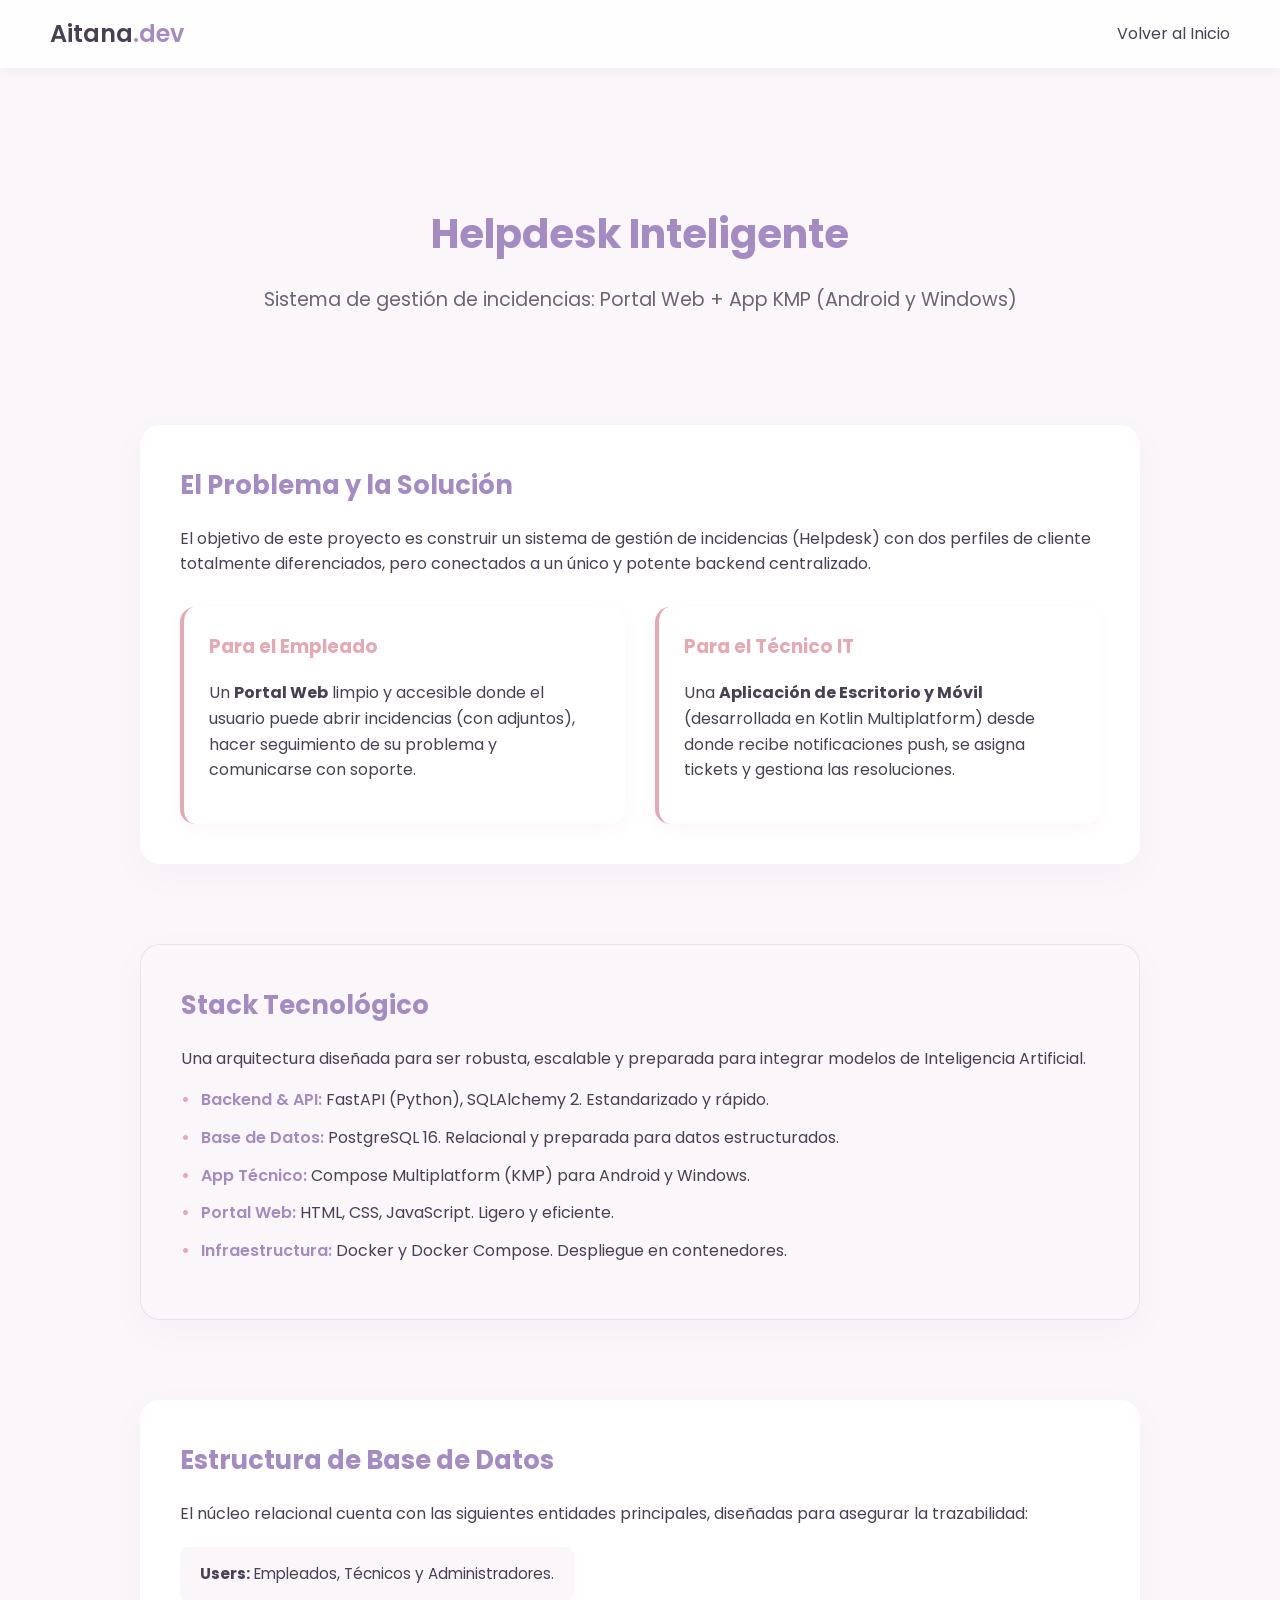
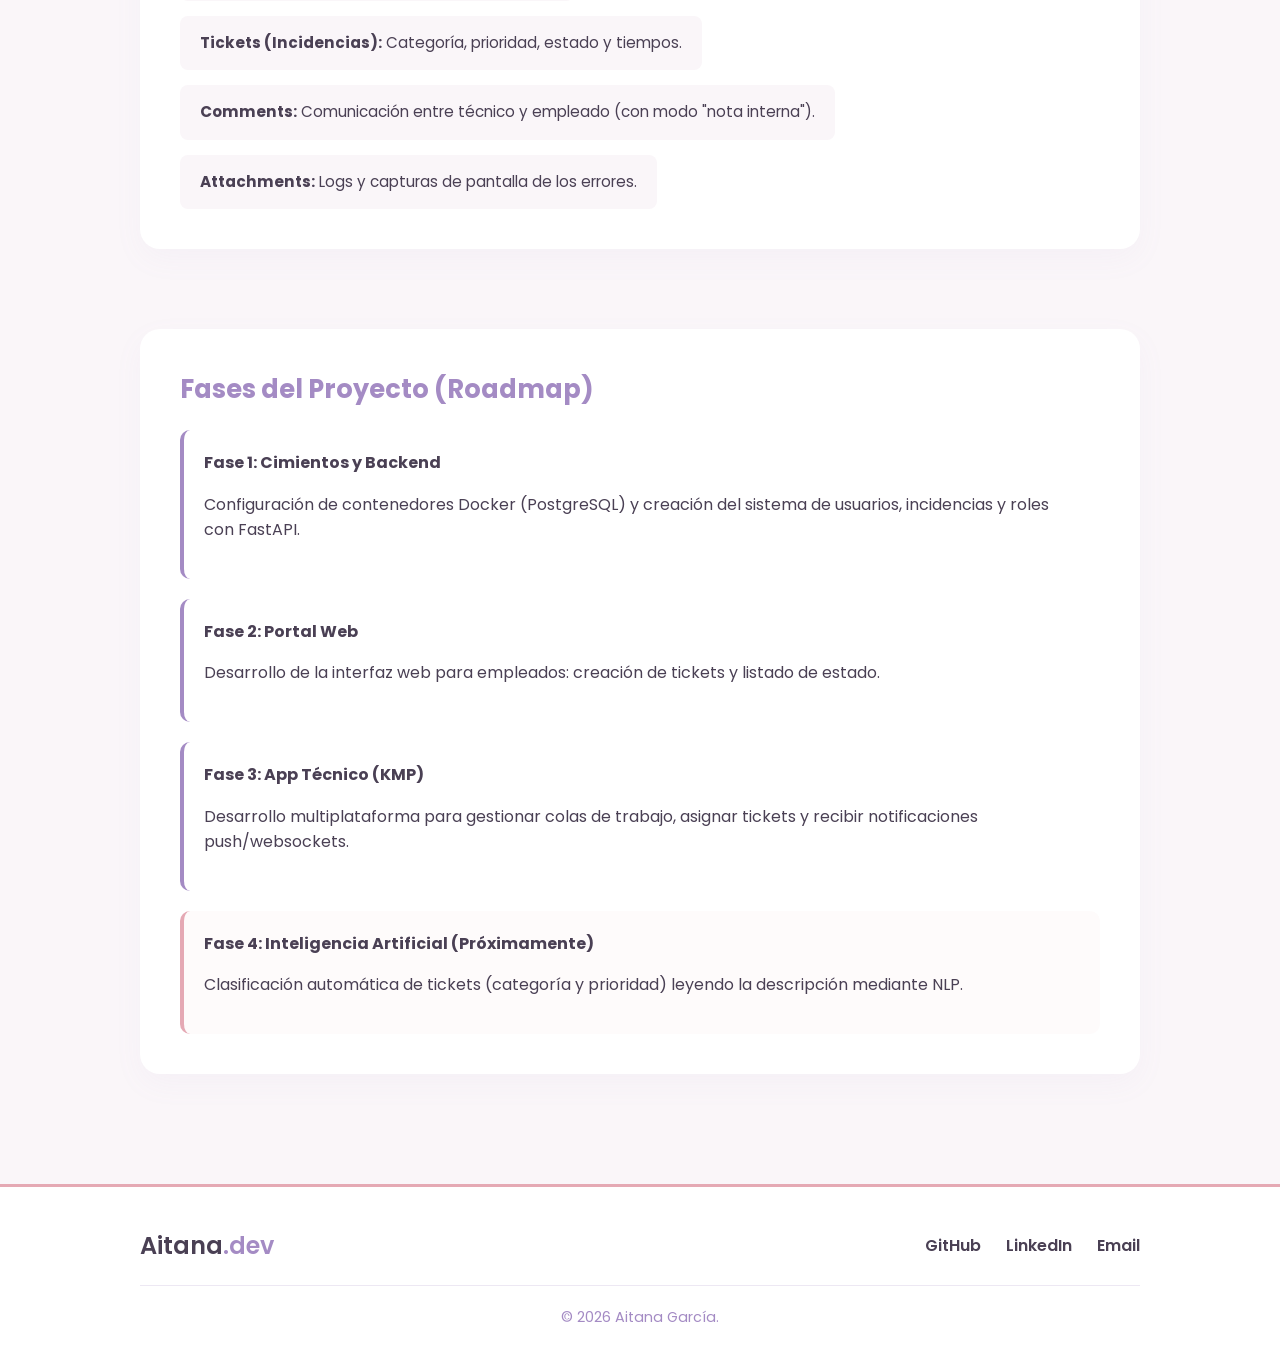
<file: Primer Curso/proyecto_aitana/proyecto.html>
<!DOCTYPE html>
<html lang="es">
<head>
    <meta charset="UTF-8">
    <meta name="viewport" content="width=device-width, initial-scale=1.0">
    <title>Helpdesk Inteligente | Aitana García</title>
    <link rel="stylesheet" href="css/style.css">
    <link href="https://fonts.googleapis.com/css2?family=Poppins:wght@300;400;600&display=swap" rel="stylesheet">
</head>
<body>

    <!-- CABECERA -->
    <header>
        <div class="logo">
            <a href="index.html">Aitana<span>.dev</span></a>
        </div>
        <nav>
            <ul>
                <li><a href="index.html">Volver al Inicio</a></li>
            </ul>
        </nav>
    </header>

    <!-- CONTENIDO PRINCIPAL -->
    <main>
        
        <!-- CABECERA DEL PROYECTO -->
        <section class="proyecto-hero">
            <h1>Helpdesk Inteligente</h1>
            <p class="subtitulo">Sistema de gestión de incidencias: Portal Web + App KMP (Android y Windows)</p>
        </section>

        <!-- VISIÓN Y OBJETIVO -->
        <section class="proyecto-bloque">
            <h2 class="titulo-seccion">El Problema y la Solución</h2>
            <p>El objetivo de este proyecto es construir un sistema de gestión de incidencias (Helpdesk) con dos perfiles de cliente totalmente diferenciados, pero conectados a un único y potente backend centralizado.</p>
            
            <div class="tarjetas-container">
                <div class="tarjeta-rol">
                    <h3>Para el Empleado</h3>
                    <p>Un <strong>Portal Web</strong> limpio y accesible donde el usuario puede abrir incidencias (con adjuntos), hacer seguimiento de su problema y comunicarse con soporte.</p>
                </div>
                <div class="tarjeta-rol">
                    <h3>Para el Técnico IT</h3>
                    <p>Una <strong>Aplicación de Escritorio y Móvil</strong> (desarrollada en Kotlin Multiplatform) desde donde recibe notificaciones push, se asigna tickets y gestiona las resoluciones.</p>
                </div>
            </div>
        </section>

        <!-- STACK TECNOLÓGICO -->
        <section class="proyecto-bloque bg-suave">
            <h2 class="titulo-seccion">Stack Tecnológico</h2>
            <p>Una arquitectura diseñada para ser robusta, escalable y preparada para integrar modelos de Inteligencia Artificial.</p>
            
            <ul class="lista-stack">
                <li><span>Backend & API:</span> FastAPI (Python), SQLAlchemy 2. Estandarizado y rápido.</li>
                <li><span>Base de Datos:</span> PostgreSQL 16. Relacional y preparada para datos estructurados.</li>
                <li><span>App Técnico:</span> Compose Multiplatform (KMP) para Android y Windows.</li>
                <li><span>Portal Web:</span> HTML, CSS, JavaScript. Ligero y eficiente.</li>
                <li><span>Infraestructura:</span> Docker y Docker Compose. Despliegue en contenedores.</li>
            </ul>
        </section>

        <!-- EL MODELO DE DATOS -->
        <section class="proyecto-bloque">
            <h2 class="titulo-seccion">Estructura de Base de Datos</h2>
            <p>El núcleo relacional cuenta con las siguientes entidades principales, diseñadas para asegurar la trazabilidad:</p>
            
            <div class="bd-grid">
                <div class="bd-item"><strong>Users:</strong> Empleados, Técnicos y Administradores.</div>
                <div class="bd-item"><strong>Tickets (Incidencias):</strong> Categoría, prioridad, estado y tiempos.</div>
                <div class="bd-item"><strong>Comments:</strong> Comunicación entre técnico y empleado (con modo "nota interna").</div>
                <div class="bd-item"><strong>Attachments:</strong> Logs y capturas de pantalla de los errores.</div>
            </div>
        </section>

        <!-- FASES DE DESARROLLO -->
        <section class="proyecto-bloque">
            <h2 class="titulo-seccion">Fases del Proyecto (Roadmap)</h2>
            <div class="fases-roadmap">
                <div class="fase">
                    <h4>Fase 1: Cimientos y Backend</h4>
                    <p>Configuración de contenedores Docker (PostgreSQL) y creación del sistema de usuarios, incidencias y roles con FastAPI.</p>
                </div>
                <div class="fase">
                    <h4>Fase 2: Portal Web</h4>
                    <p>Desarrollo de la interfaz web para empleados: creación de tickets y listado de estado.</p>
                </div>
                <div class="fase">
                    <h4>Fase 3: App Técnico (KMP)</h4>
                    <p>Desarrollo multiplataforma para gestionar colas de trabajo, asignar tickets y recibir notificaciones push/websockets.</p>
                </div>
                <div class="fase destacado">
                    <h4>Fase 4: Inteligencia Artificial (Próximamente)</h4>
                    <p>Clasificación automática de tickets (categoría y prioridad) leyendo la descripción mediante NLP.</p>
                </div>
            </div>
        </section>

    </main>

    <!-- FOOTER / CONTACTO -->
    <footer id="contacto">
        <div class="footer-contenido">
            <div class="footer-logo">
                Aitana<span>.dev</span>
            </div>
            
            <!-- enlaces profesionales -->
            <div class="footer-links">
                <a href="https://github.com/aitanagp" target="_blank">GitHub</a>
                <a href="https://www.linkedin.com/in/aitana-garcía-pérez-647a27214/" target="_blank">LinkedIn</a>
                <a href="mailto:gpaitana.dev@gmail.com">Email</a>
            </div>
        </div>
        
        <div class="footer-copyright">
            <p>&copy; 2026 Aitana García.</p>
        </div>
    </footer>

</body>
</html>
</file>
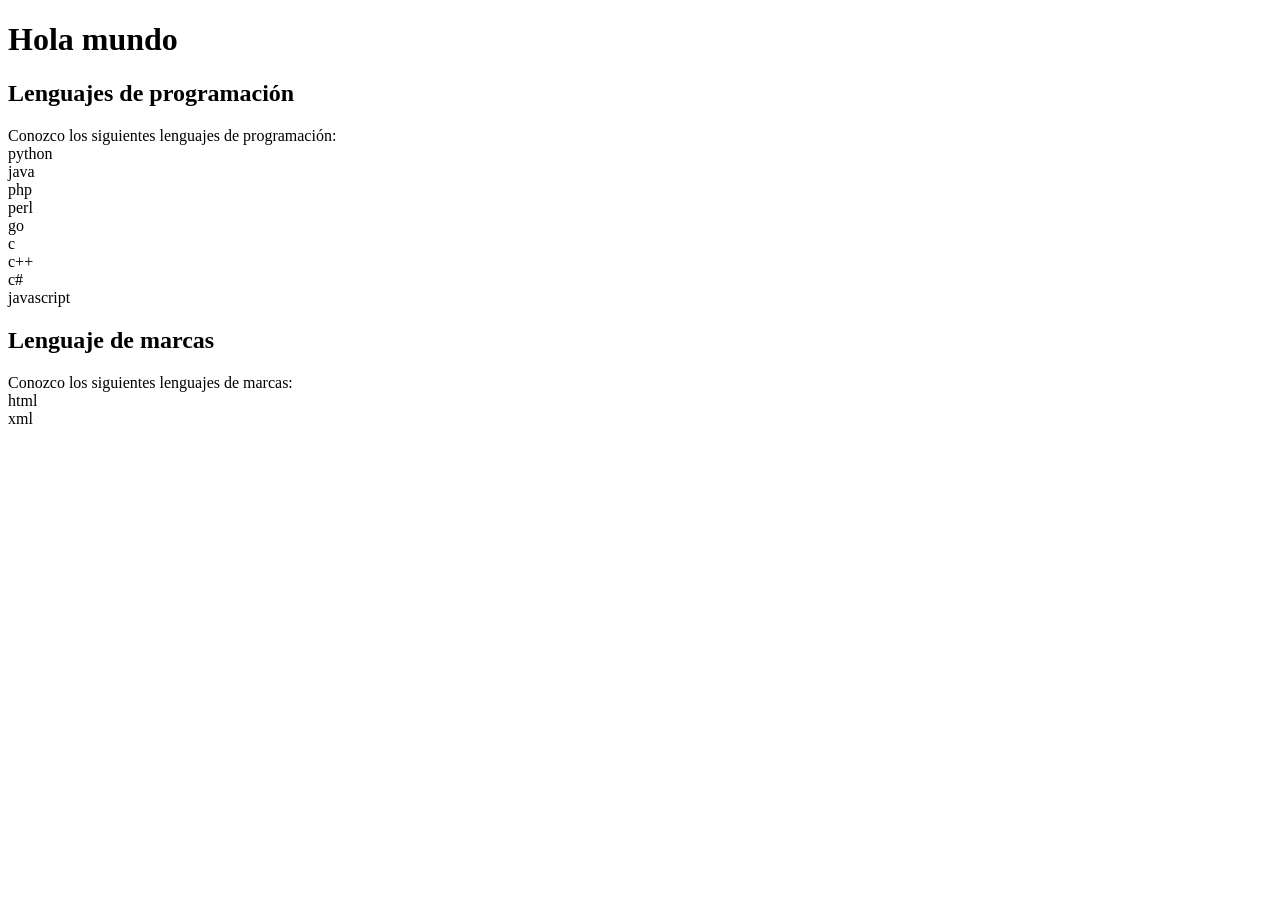
<file: Primer Curso/Lenguaje de Marcas/Unidad 1/ejercicios1/lenguajes.html>
<!DOCTYPE html>
<html lang="es">
<head>
    <meta charset="UTF-8">
    <meta name="viewport" content="width=device-width, initial-scale=1.0">
    <title>Lenguajes</title>
</head>
<body>
    <h1>Hola mundo</h1>
    <h2>Lenguajes de programación</h2>
    <p>Conozco los siguientes lenguajes de programación: <br/>
    python <br/> 
    java <br/>
    php <br/>
    perl <br/>
    go <br/>
    c <br/>
    c++ <br/>
    c# <br/>
    javascript <br/>
    </p>
    <h2>Lenguaje de marcas</h2>
    <p>Conozco los siguientes lenguajes de marcas: <br/> 
    html <br/>
    xml <br/>
    </p>
</body>
</html>
</file>
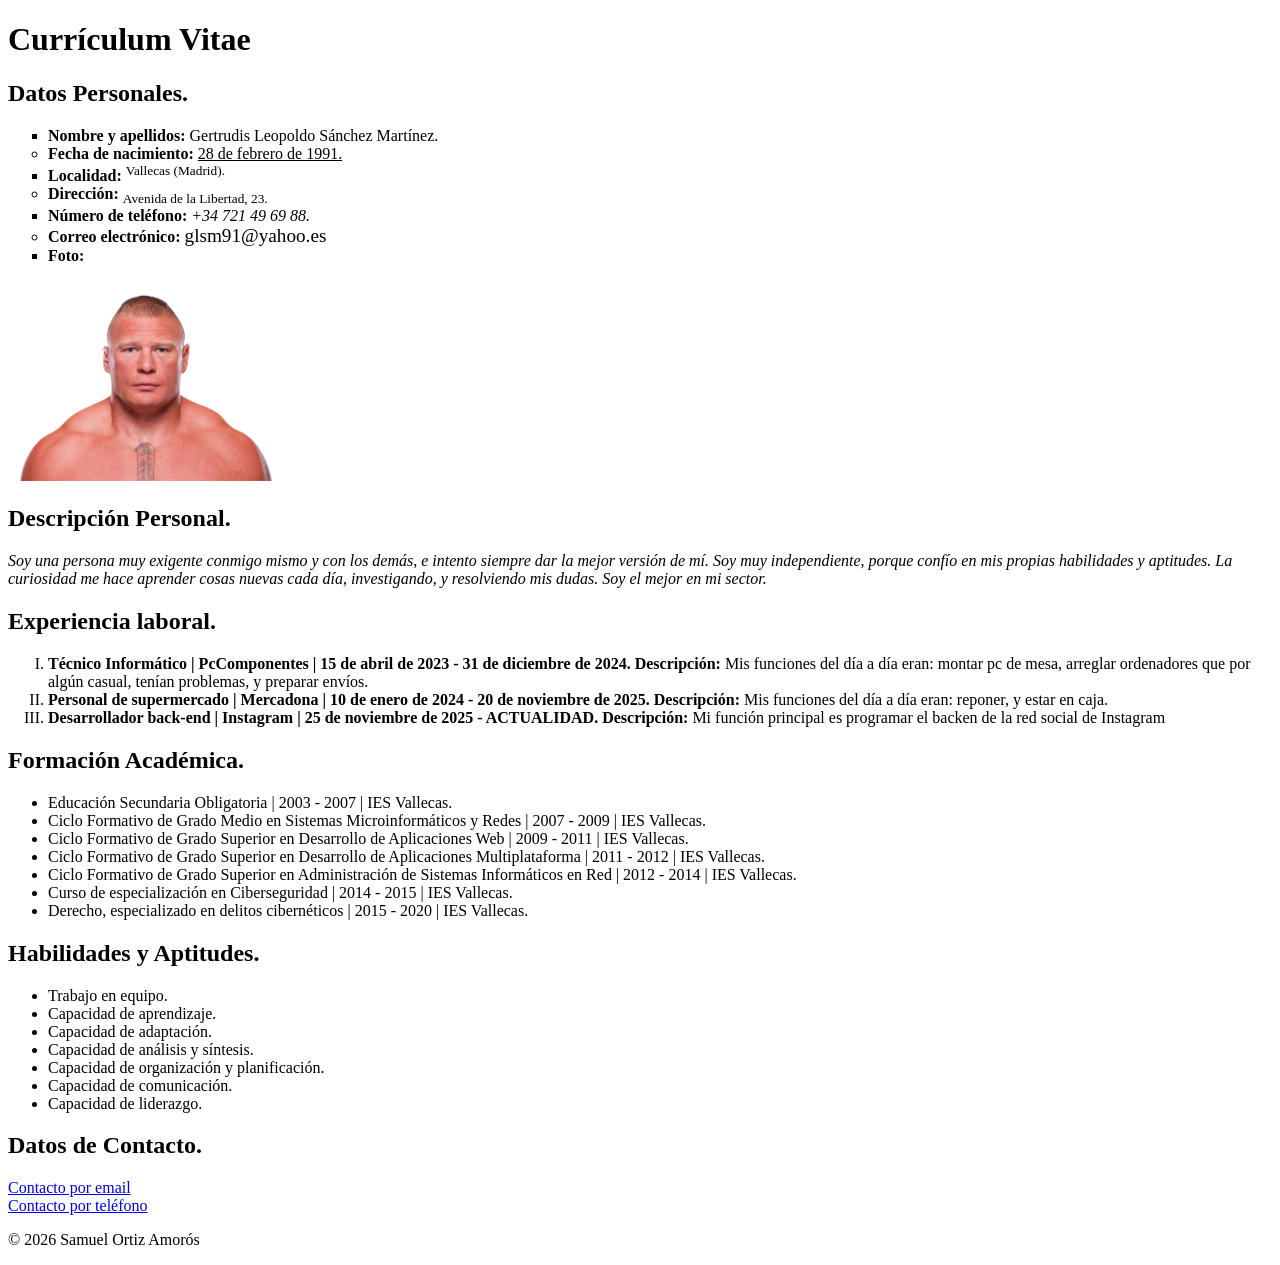
<file: Primer Curso/Lenguaje de Marcas/Unidad 1/practica1_samuelortizamoros/UD1_2_samuelortizamoros.html>
<!DOCTYPE html>
<html lang="es">
<head>
    <meta charset="UTF-8">
    <meta name="viewport" content="width=device-width, initial-scale=1.0">
    <title>Mi Currículum Vitae :)</title>
</head>
<body>
    <h1>Currículum Vitae</h1>
    <h2>Datos Personales.</h2>
    <ul>
        <li type="square"><strong>Nombre y apellidos: </strong>Gertrudis Leopoldo Sánchez Martínez.</li>
        <li type="circle"><strong>Fecha de nacimiento: </strong><u>28 de febrero de 1991.</u></li>
        <li type="square"><strong>Localidad: </strong><sup>Vallecas (Madrid).</sup></li>
        <li type="circle"><strong>Dirección: </strong><sub>Avenida de la Libertad, 23.</sub></li>
        <li type="square"><strong>Número de teléfono: </strong><i>+34 721 49 69 88.</i></li>
        <li type="circle"><strong>Correo electrónico: </strong><big>glsm91@yahoo.es</big></li>
        <li type="square"><strong>Foto:</strong></li>
    </ul>
    <img src="imagenes/brock_lesnar.png" width"200" height="200"/>
    <h2>Descripción Personal.</h2>
    <p>
        <i>
        Soy una persona muy exigente conmigo mismo y con los demás, e intento siempre dar la
        mejor versión de mí. Soy muy independiente, porque confío en mis propias habilidades
        y aptitudes. La curiosidad me hace aprender cosas nuevas cada día, investigando, y
        resolviendo mis dudas. Soy el mejor en mi sector.
        </i>
    </p>
    <h2>Experiencia laboral.</h2>
    <ol type="I">
        <li><strong>Técnico Informático | PcComponentes | 15 de abril de 2023 - 31 de diciembre de 2024. 
        Descripción: </strong>Mis funciones del día a día eran: montar pc de mesa, arreglar ordenadores
        que por algún casual, tenían problemas, y preparar envíos.</li>
        <li><strong>Personal de supermercado | Mercadona | 10 de enero de 2024 - 20 de noviembre de 2025.
        Descripción: </strong>Mis funciones del día a día eran: reponer, y estar en caja.</li>
        <li><strong>Desarrollador back-end | Instagram | 25 de noviembre de 2025 - ACTUALIDAD.
        Descripción: </strong>Mi función principal es programar el backen de la red social de Instagram</li>
    </ol>
    <h2>Formación Académica.</h2>
    <ul>
        <li>Educación Secundaria Obligatoria | 2003 - 2007 | IES Vallecas.</li>
        <li>Ciclo Formativo de Grado Medio en Sistemas Microinformáticos y Redes | 2007 - 2009 | IES Vallecas.</li>
        <li>Ciclo Formativo de Grado Superior en Desarrollo de Aplicaciones Web | 2009 - 2011 | IES Vallecas.</li>
        <li>Ciclo Formativo de Grado Superior en Desarrollo de Aplicaciones Multiplataforma | 2011 - 2012 | IES Vallecas.</li>
        <li>Ciclo Formativo de Grado Superior en Administración de Sistemas Informáticos en Red | 2012 - 2014 | IES Vallecas.</li>
        <li>Curso de especialización en Ciberseguridad | 2014 - 2015 | IES Vallecas.</li>
        <li>Derecho, especializado en delitos cibernéticos | 2015 - 2020 | IES Vallecas.</li>
    </ul>
    <h2>Habilidades y Aptitudes.</h2>
    <ul>
        <li>Trabajo en equipo.</li>
        <li>Capacidad de aprendizaje.</li>
        <li>Capacidad de adaptación.</li>
        <li>Capacidad de análisis y síntesis.</li>
        <li>Capacidad de organización y planificación.</li>
        <li>Capacidad de comunicación.</li>
        <li>Capacidad de liderazgo.</li>
    </ul>
    <h2>Datos de Contacto.</h2>
    <a href="glsm91@yahoo.es">Contacto por email</a>
    <br/>
    <a href=" +34 721 49 69 88">Contacto por teléfono</a>
    <p>© 2026 Samuel Ortiz Amorós</p>
</body>
</html>
</file>
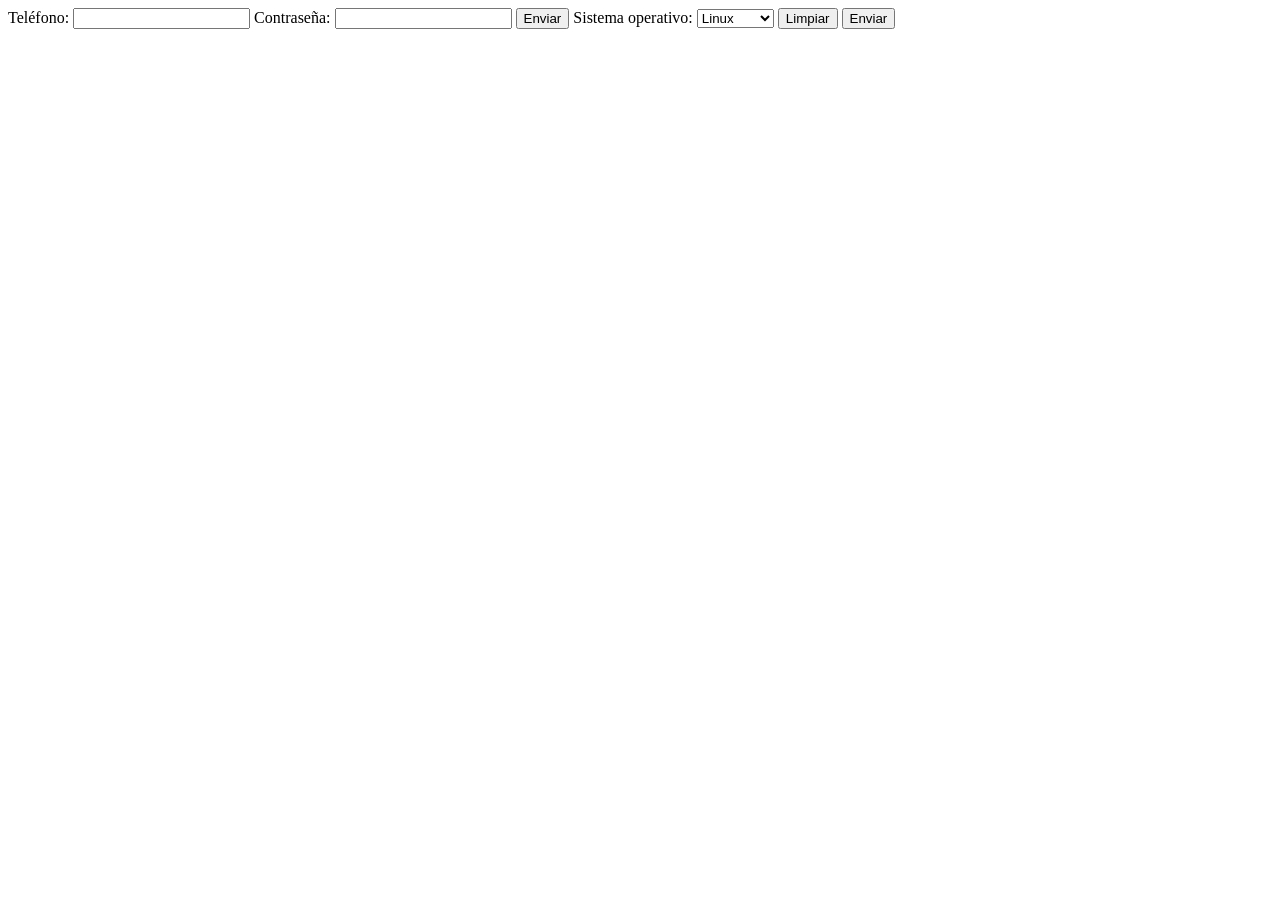
<file: Primer Curso/Lenguaje de Marcas/Unidad 2/ejercicios/formPost.html>
<!DOCTYPE html>
<html lang="en">
<head>
    <meta charset="UTF-8">
    <meta name="viewport" content="width=device-width, initial-scale=1.0">
    <title>Formulario POST</title>
</head>
<body>
    <form action="/" method="post">
        <label for="telefono">Teléfono: </label>
        <input type="texto" id="tel" name="tel" required>
        <label for="contraseña">Contraseña: </label>
        <input type="password" id="contraseña" name="contraseña" required>
        <input type="submit" value="Enviar">
        <label for="sistema">Sistema operativo:</label>
        <select id="sistema" name="sistema">
            <option value="win">Windows</option>
            <option value="linux" selected>Linux</option>
            <option value="mac">macOS</option>
            <option value="android" disabled>Android</option>
        </select>
        <input type="reset" value="Limpiar">
        <input type="submit" value="Enviar">
    </form>
</body>
</html>
</file>
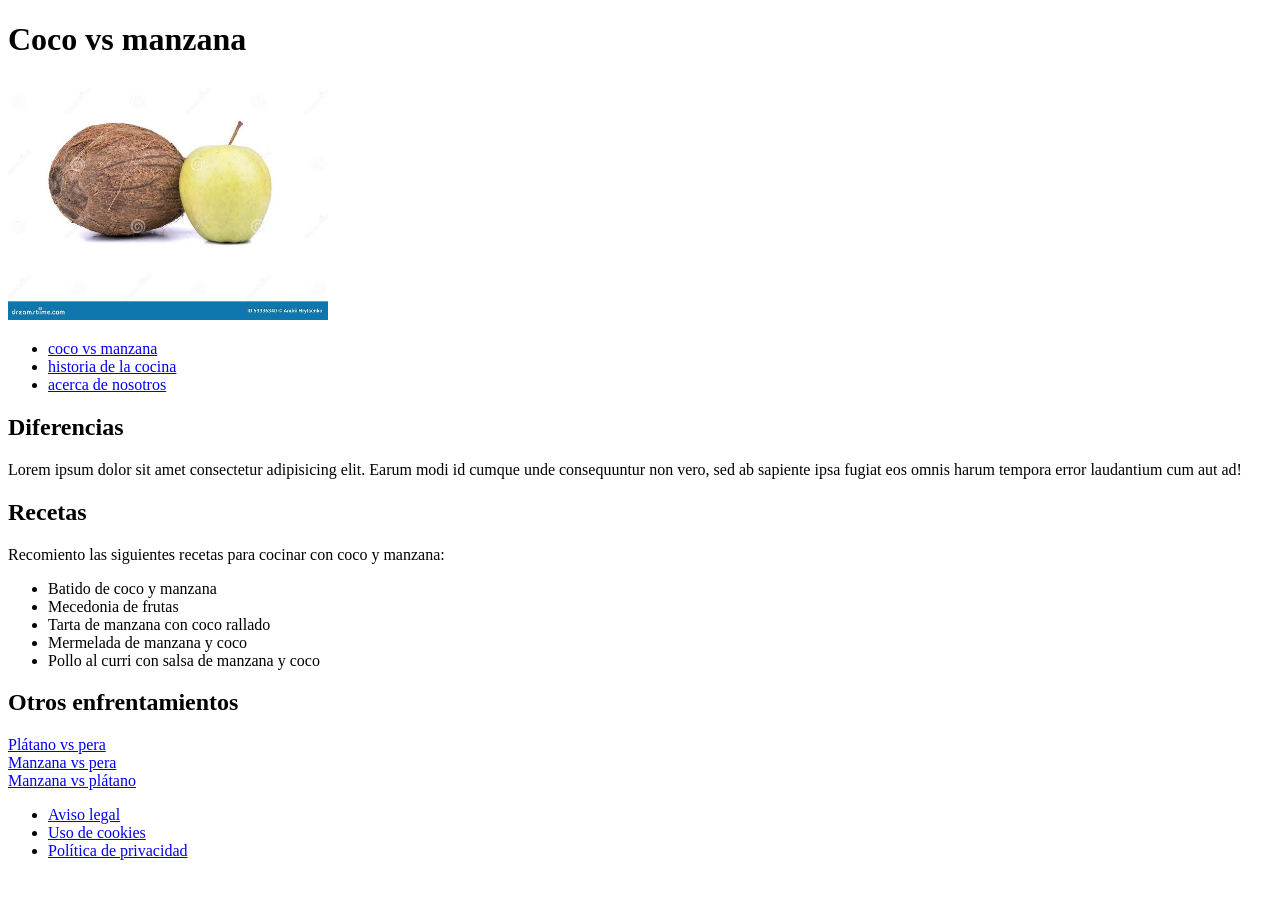
<file: Primer Curso/Lenguaje de Marcas/Unidad 2/ejercicios_repaso/ejercicio4.html>
<!DOCTYPE html>
<html lang="es">
<head>
    <meta charset="UTF-8">
    <meta name="viewport" content="width=device-width, initial-scale=1.0">
    <title>Coco vs manzana</title>
</head>
<body>
    <h1>Coco vs manzana</h1>
    <img src="cocovsmanzana.jpeg" width="320" height="240"/>
    <ul>
        <li><a href="/">coco vs manzana</a></li>
        <li><a href="/">historia de la cocina</a></li>
        <li><a href="/">acerca de nosotros</a></li>
    </ul>
    <h2>Diferencias</h2>
    <p>Lorem ipsum dolor sit amet consectetur adipisicing elit. Earum modi id cumque unde consequuntur non vero, sed ab sapiente ipsa fugiat eos omnis harum tempora error laudantium cum aut ad!</p>
    <h2>Recetas</h2>
    <p>Recomiento las siguientes recetas para cocinar con coco y manzana:</p>
    <ul>
        <li>Batido de coco y manzana</li>
        <li>Mecedonia de frutas</li>
        <li>Tarta de manzana con coco rallado</li>
        <li>Mermelada de manzana y coco</li>
        <li>Pollo al curri con salsa de manzana y coco</li>
    </ul>
    <h2>Otros enfrentamientos</h2>
    <a href="/">Plátano vs pera</a>
    <br/>
    <a href="/">Manzana vs pera</a>
    <br/>
    <a href="/">Manzana vs plátano</a>
    <br/>
    <ul>
        <li><a href="/">Aviso legal</a></li>
        <li><a href="/">Uso de cookies</a></li>
        <li><a href="/">Política de privacidad</a></li>
    </ul>
</body>
</html>
</file>
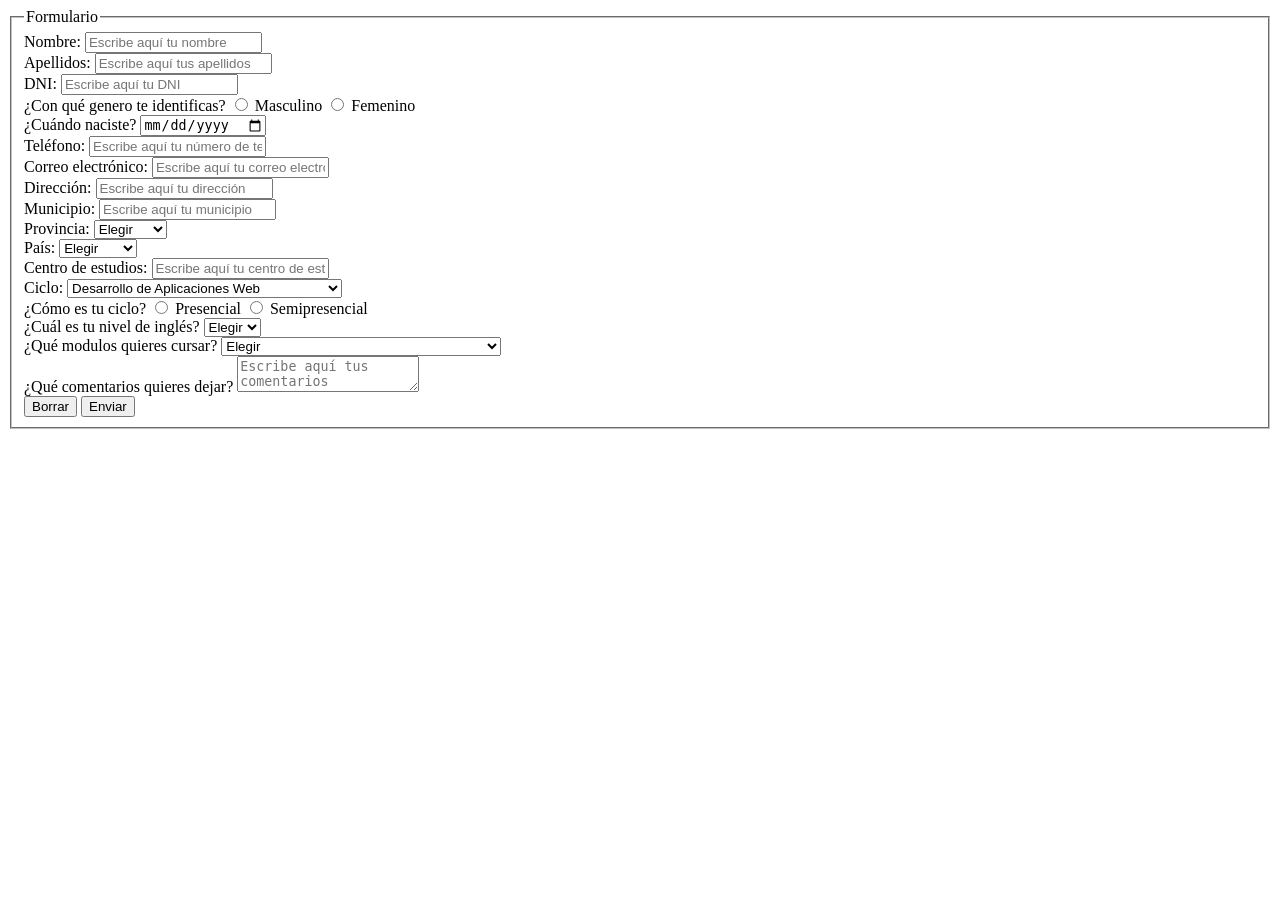
<file: Primer Curso/Lenguaje de Marcas/Unidad 2/ejercicios_repaso/formulario.html>
<!DOCTYPE html>
<html lang="en">
<head>
    <meta charset="UTF-8">
    <meta name="viewport" content="width=device-width, initial-scale=1.0">
    <title>Formulario</title>
</head>
<body>
    <form action="/" method="post">
        <fieldset>
            <legend>Formulario</legend>
            <label for="nombre_usuario">Nombre:</label>
            <input type="text" id="nombre_usuario" name="nombre_usuario" placeholder="Escribe aquí tu nombre" maxlength="30" required>
            <br/>
            <label for="apellidos_usuario">Apellidos:</label>
            <input type="text" id="apellidos_usuario" name="apellidos_usuario" placeholder="Escribe aquí tus apellidos" maxlength="30" required>
            <br/>
            <label for="dni_usuario">DNI:</label>
            <input type="text" id="dni_usuario" name="dni_usuario" placeholder="Escribe aquí tu DNI" maglenth="30" required>
            <br/>
            <label for="genero_usuario">¿Con qué genero te identificas?</label>
            <input type="radio" id="genero_usuario" name="genero_usuario" value="Masculino" required>
            <label for="genero_usuario">Masculino</label>
            <input type="radio" id="genero_usuario" name="genero_usuario" value="Femenino" required>
            <label for="genero_usuario">Femenino</label>
            <br/>
            <label for="fecha_nacimiento">¿Cuándo naciste?</label>
            <input type="date" id="fecha_nacimiento" name="fecha_nacimiento" required>
            <br/>
            <label for="numero_Telefono">Teléfono:</label>
            <input type="tel" id="numero_Telefono" name="numero_Telefono" placeholder="Escribe aquí tu número de teléfono" maxlength="30" required>
            <br/>
            <label for="correo_electronico">Correo electrónico:</label>
            <input type="email" id="correo_electronico" name="correo_electronico" placeholder="Escribe aquí tu correo electrónico" maxlength="30" required>
            <br/>
            <label for="direccion_usuario">Dirección:</label>
            <input type="text" id="direccion_usuario" name="direccion_usuario" placeholder="Escribe aquí tu dirección" maxlength="30" required>
            <br/>
            <label for="municipio_usuario">Municipio:</label>
            <input type="text" id="municipio_usuario" name="municipio_usuario" placeholder="Escribe aquí tu municipio" maxlength="30" required>
            <br/>
            <label for="provincia_usuario">Provincia:</label>
            <select id="provincia_usuario" name="provincia_usuario" required>
                <option value="elegir" selected>Elegir</option>
                <option value="Alicante">Alicante</option>
                <option value="Almería">Almería</option>
                <option value="Madrid">Madrid</option>
                <option value="Murcia">Murcia</option>
                <option value="Valencia">Valencia</option>
            </select>
            <br/>
            <label for="pais_usuario">País:</label>
            <select id="pais_usuario" name="pais_usuario" required>
                <option value="elegir" selected>Elegir</option>
                <option value="España">España</option>
                <option value="Francia">Francia</option>
                <option value="Alemania">Alemania</option>
                <option value="Italia">Italia</option>
                <option value="Portugal">Portugal</option>
            </select>
            <br/>
            <label for="centro_estudios">Centro de estudios:</label>
            <input type="text" id="centro_estudios" name="centro_estudios" placeholder="Escribe aquí tu centro de estudios" maxlength="30" required>
            <br/>
            <label for="ciclo">Ciclo:</label>
            <select id="ciclo" name="ciclo" required>
                <option value="smr">Sistemas Microinformáticos y Redes</option>
                <option value="asir">Administración de Sistemas en Red</option>
                <option value="daw" selected>Desarrollo de Aplicaciones Web</option>
                <option value="dam">Desarrollo de Aplicaciones Multiplataforma</option>
            </select>
            <br/>
            <label for="presencial_o_no">¿Cómo es tu ciclo?</label>
            <input type="radio" id="presencial_o_no" name="presencial_o_no" value="Presencial" required>
            <label for="presencial_o_no">Presencial</label>
            <input type="radio" id="presencial_o_no" name="presencial_o_no" value="No presencial" required> 
            <label for="presencial_o_no">Semipresencial</label>
            <br/>
            <label for="nivel_ingles">¿Cuál es tu nivel de inglés?</label>
            <select id="nivel_ingles" name="nivel_ingles" required>
                <option value="elegir" selected>Elegir</option>
                <option value="A1">A1</option>
                <option value="A2">A2</option>
                <option value="B1">B1</option>
                <option value="B2">B2</option>
                <option value="C1">C1</option>
                <option value="C2">C2</option>
            </select>
            <br/>
            <label for="modulos">¿Qué modulos quieres cursar?</label>
            <select id="modulos" name="modulos" required>
                <option value="elegir" selected>Elegir</option>
                <option value="ingles">Inglés Profesional</option>
                <option value="ipe1">Itinerario Personal Para La Empleabilidad 1</option>
                <option value="programacion">Programación</option>
                <option value="edd">Entornos De Desarrollo</option>
                <option value="si">Sistemas Informáticos</option>
                <option value="lm">Lenguaje de Marcas</option>
                <option value="bbdd">Bases de Datos</option>
            </select>
            <br/>
            <label for="comentarios">¿Qué comentarios quieres dejar?</label>
            <textarea id="comentarios" name="comentarios" placeholder="Escribe aquí tus comentarios" maxlength="30" required></textarea>
            <br/>
            <input type="reset" value="Borrar">
            <input type="submit" value="Enviar">
        </fieldset>
    </form>
</body>
</html>
</file>
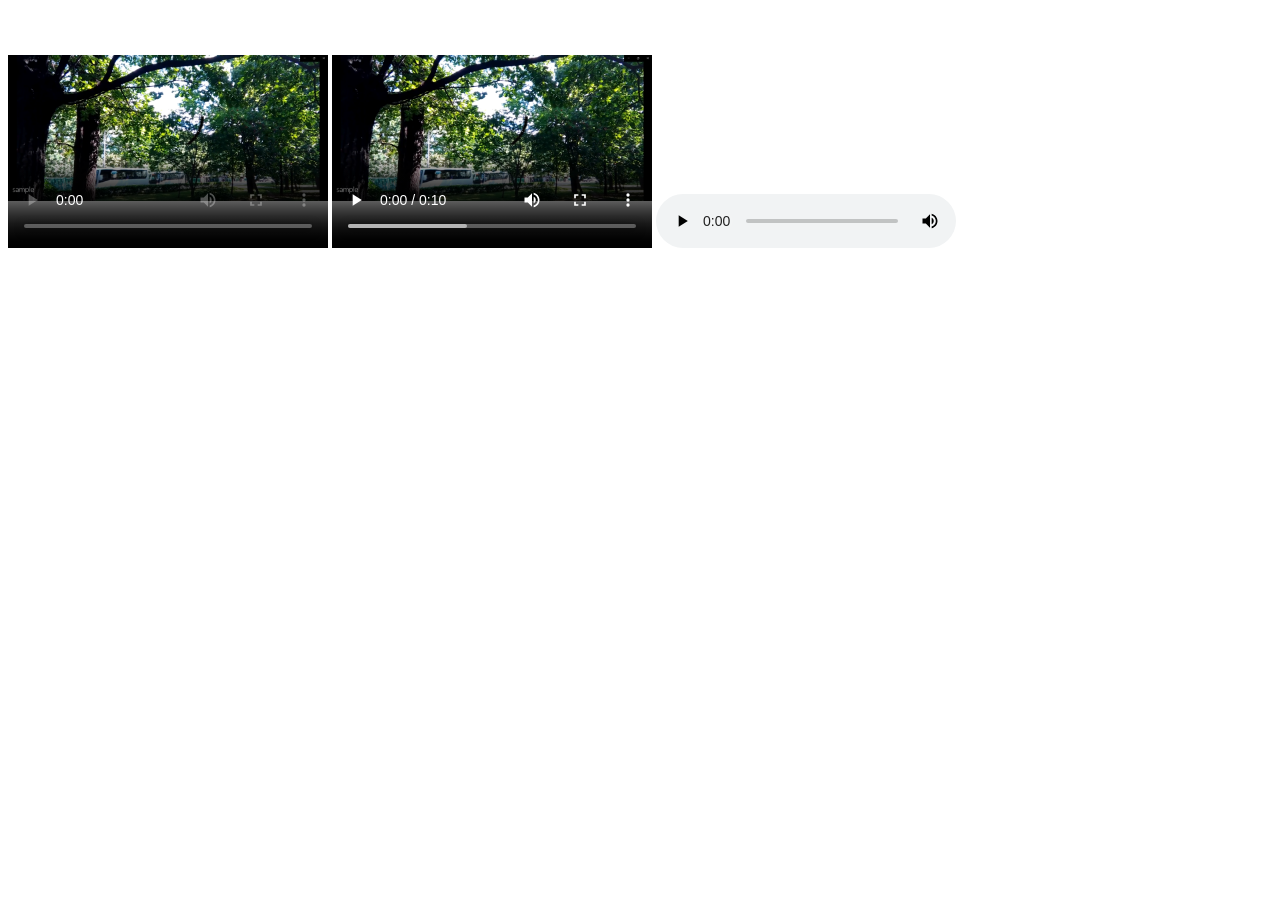
<file: Primer Curso/Lenguaje de Marcas/Unidad 2/ejercicios_repaso/multimedia.html>
<!DOCTYPE html>
<html lang="es">
<head>
    <meta charset="UTF-8">
    <meta name="viewport" content="width=device-width, initial-scale=1.0">
    <title>Multimedia</title>
</head>
<body>
    <video src="sample-video/sample.mp4" width="320" height="240" poster="Captura de pantalla 2026-10-23 200919.png" autoplay controls></video>
    <video src="sample-otrasextensiones/sample.webm" width="320" height="240" poster="Captura de pantalla 2026-10-23 200919.png" autoplay controls></video>
    <audio src="sample-otrasextensiones/sample.ogv" controls></audio>
</body>
</html>
</file>
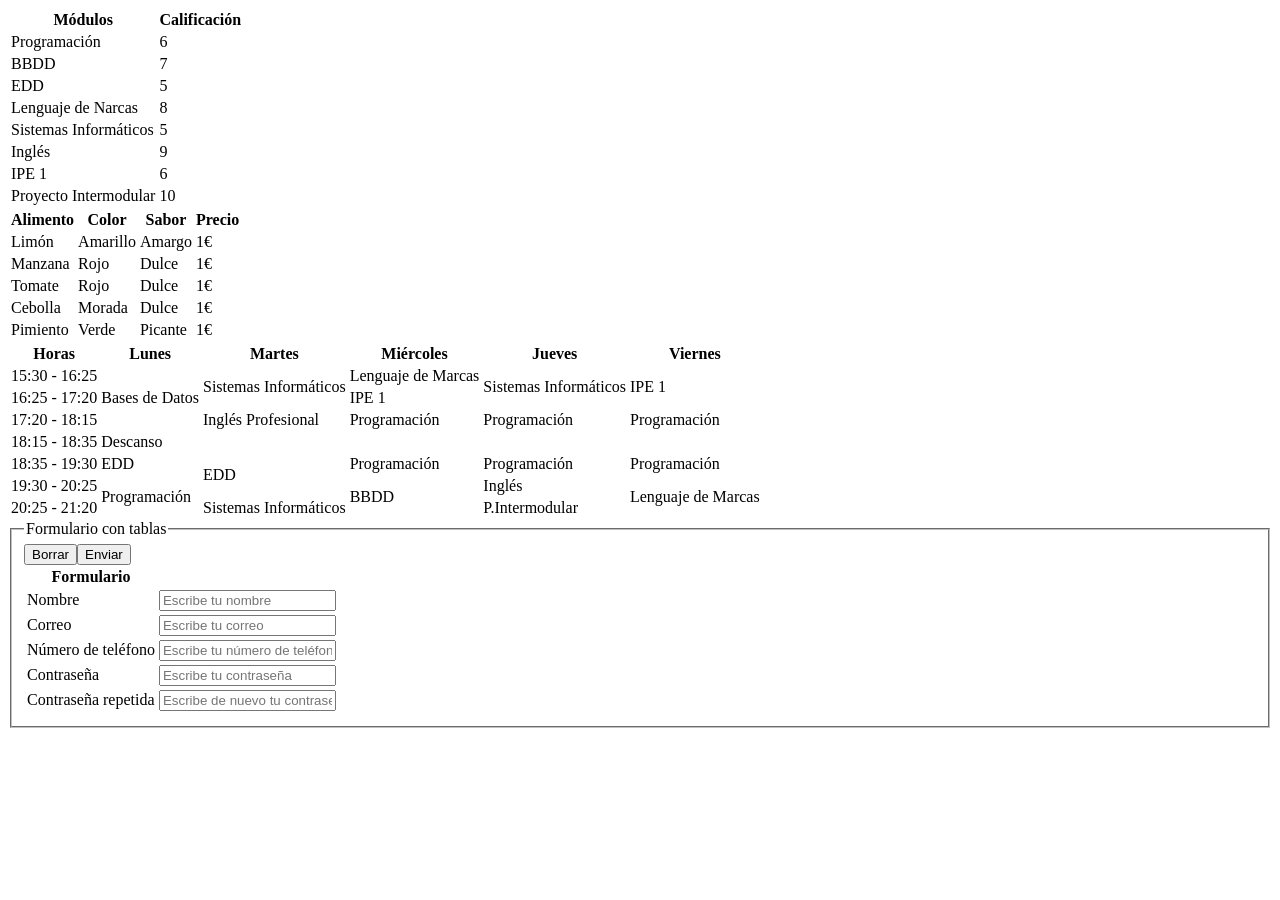
<file: Primer Curso/Lenguaje de Marcas/Unidad 2/ejercicios_repaso/tablas.html>
<!DOCTYPE html>
<html lang="es">
<head>
    <meta charset="UTF-8">
    <meta name="viewport" content="width=device-width, initial-scale=1.0">
    <title>Tablas</title>
</head>
<body>
    <table>
        <tr>
            <th>Módulos</th>
            <th>Calificación</th>
        </tr>
        <tr>
            <td>Programación</td>
            <td>6</td>
        </tr>
        <tr>
            <td>BBDD</td>
            <td>7</td>
        </tr>
        <tr>
            <td>EDD</td>
            <td>5</td>
        </tr>
        <tr>
            <td>Lenguaje de Narcas</td>
            <td>8</td>
        </tr>
        <tr>
            <td>Sistemas Informáticos</td>
            <td>5</td>
        </tr>
        <tr>
            <td>Inglés</td>
            <td>9</td>
        </tr>
        <tr>
            <td>IPE 1</td>
            <td>6</td>
        </tr>
        <tr>
            <td>Proyecto Intermodular</td>
            <td>10</td>
        </tr>
    </table>
    <table>
        <tr>
            <th>Alimento</th>
            <th>Color</th>
            <th>Sabor</th>
            <th>Precio</th>
        </tr>
        <tr>
            <td>Limón</td>
            <td>Amarillo</td>
            <td>Amargo</td>
            <td>1€</td>
        </tr>
        <tr>
            <td>Manzana</td>
            <td>Rojo</td>
            <td>Dulce</td>
            <td>1€</td>
        </tr>
        <tr>
            <td>Tomate</td>
            <td>Rojo</td>
            <td>Dulce</td>
            <td>1€</td>
        </tr>
        <tr>
            <td>Cebolla</td>
            <td>Morada</td>
            <td>Dulce</td>
            <td>1€</td>
        </tr>
        <tr>
            <td>Pimiento</td>
            <td>Verde</td>
            <td>Picante</td>
            <td>1€</td>
        </tr>
    </table>
    <table>
        <tr>
            <th>Horas</th>
            <th>Lunes</th>
            <th>Martes</th>
            <th>Miércoles</th>
            <th>Jueves</th>
            <th>Viernes</th>
        </tr>
        <tr>
            <td>15:30 - 16:25</td>
            <td rowspan="3">Bases de Datos</td>
            <td rowspan="2">Sistemas Informáticos</td>
            <td>Lenguaje de Marcas</td>
            <td rowspan="2">Sistemas Informáticos</td>
            <td rowspan="2">IPE 1</td>
        </tr>
        <tr>
            <td>16:25 - 17:20</td>
            <td>IPE 1</td>
        </tr>
        <tr>
            <td>17:20 - 18:15</td>
            <td>Inglés Profesional</td>
            <td>Programación</td>
            <td>Programación</td>
            <td>Programación</td>
        </tr>
        <tr>
            <td>18:15 - 18:35</td>
            <td colspan="5">Descanso</td>
        </tr>
        <tr>
            <td>18:35 - 19:30</td>
            <td>EDD</td>
            <td rowspan="2">EDD</td>
            <td>Programación</td>
            <td>Programación</td>
            <td>Programación</td>
        </tr>
        <tr>
            <td> 19:30 - 20:25</td>
            <td rowspan="2">Programación</td>
            <td rowspan="2">BBDD</td>
            <td>Inglés</td>
            <td rowspan="2">Lenguaje de Marcas</td>
        </tr>
        <tr>
            <td>20:25 - 21:20</td>
            <td>Sistemas Informáticos</td>
            <td>P.Intermodular</td>
        </tr>
    </table>
    <form action="/" methoh="post">
        <fieldset>
            <legend>Formulario con tablas</legend>
                <table>
                <tr>
                    <th>Formulario</th>
                </tr>
                <tr>
                    <td><label for="nombre">Nombre</label></td>
                    <td><input type="text" placeholder="Escribe tu nombre" maxlenght="30" required></td>
                </tr>
                <tr>
                    <td><label for="correo">Correo</label></td>
                    <td><input type="email" placeholder="Escribe tu correo" required></td>
                </tr>
                <tr>
                    <td><label for="telefono">Número de teléfono</label></td>
                    <td><input type="tel" placeholder="Escribe tu número de teléfono" required></td>
                </tr>
                <tr>
                    <td><label for="contrasenya">Contraseña</label></td>
                    <td><input type="password" placeholder="Escribe tu contraseña" required></td>
                </tr>
                <tr>
                    <td><label for="contrasenya_repetir">Contraseña repetida</label></td>
                    <td><input type="password" placeholder="Escribe de nuevo tu contraseña" required></td>
                </tr>
                <tr>
                    <input type="reset" value="Borrar">
                    <input type="submit" value="Enviar">
                </tr>
        </table>
        </fieldset>
    </form>
</body>
</html>
</file>
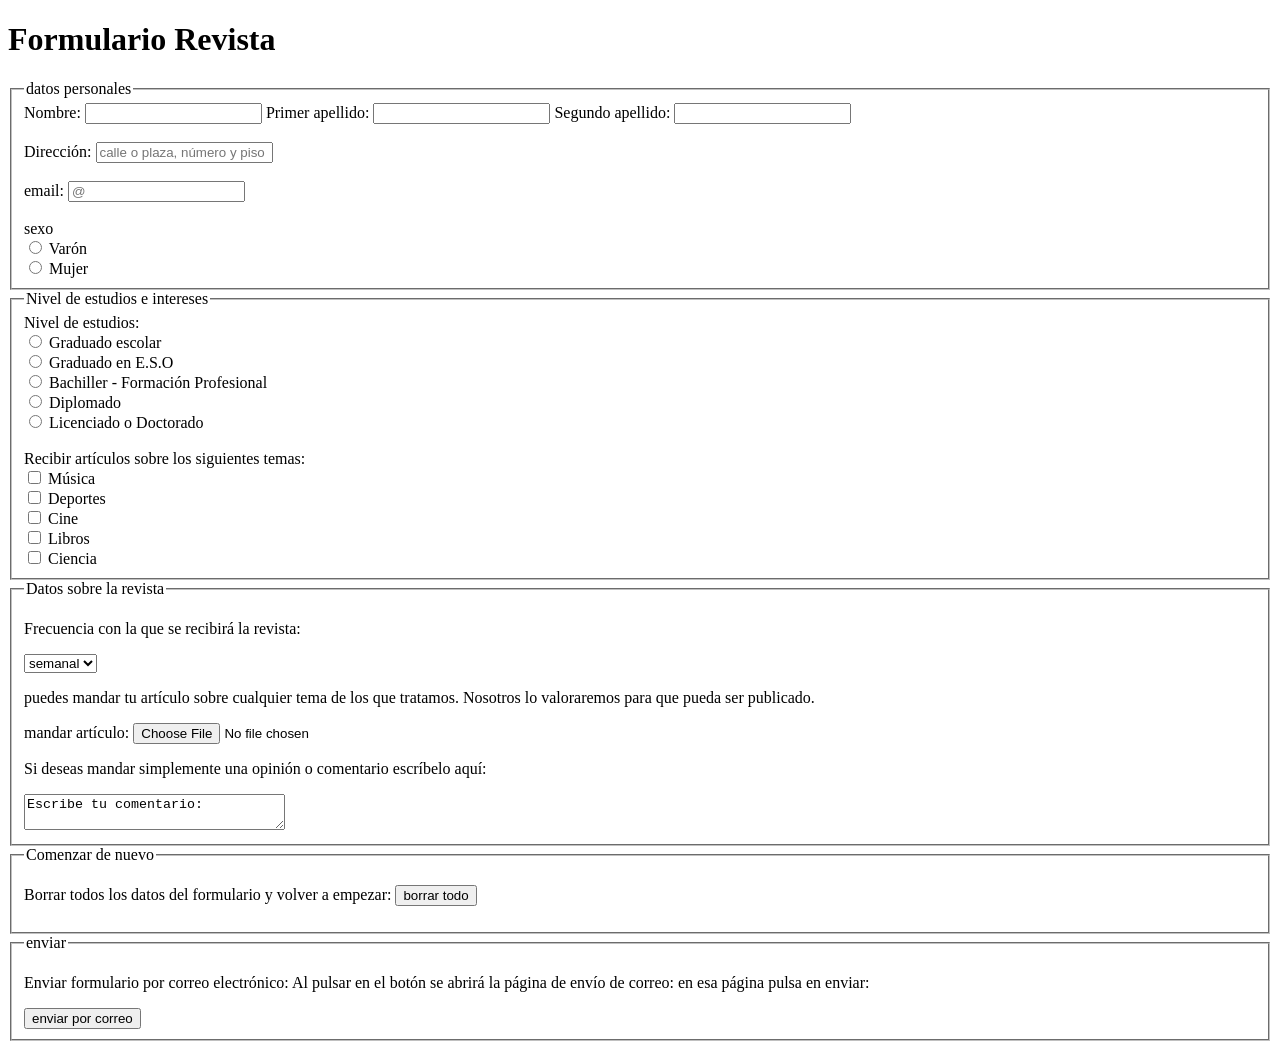
<file: Primer Curso/Lenguaje de Marcas/Unidad 2/UT2_Practica_SOA/formulario.html>
<!DOCTYPE html>
<html lang="es">
<head>
    <meta charset="UTF-8">
    <meta name="viewport" content="width=device-width, initial-scale=1.0">
    <title>Formulario</title>
</head>
<body>
    <header>
        <h1>Formulario Revista</h1>
    </header>
    <main>
        <form action="#" method="post">
            <fieldset>
                <legend>datos personales</legend>
                <label for="input_nombre">Nombre: </label>
                <input type="text" id="input_nombre" name="nombre" maxlength="30" required/>
                <label for="input_apellido1">Primer apellido: </label>
                <input type="text" id="input_apellido1" name="apellido1" maxlength="30" required/>
                <label for="input_apellido2">Segundo apellido: </label>
                <input type="text" id="input_apellido2" name="apellido2" maxlength="30" required/>
                <br/>
                <br/>
                <label for="input_direccion">Dirección: </label>
                <input type="text" id="input_direccion" name="direccion" maxlength="30" placeholder="calle o plaza, número y piso" required/>
                <br/>
                <br/>
                <label for="input_email">email: </label>
                <input type="email" id="input_email" name="email" maxlength="30" placeholder="@" required/>
                <br/>
                <br/>
                <label for="input_sexo">sexo</label>
                <br/>
                <input type="radio" id="input_sexo1" name="sexo" required/>
                <label for="input_sexo1"> Varón</label>  
                <br/>
                <input type="radio" id="input_sexo2" name="sexo" required/>
                <label for="input_sexo2"> Mujer</label>  
            </fieldset>

            <fieldset>
                <legend>Nivel de estudios e intereses</legend>
                <label for="input_estudios">Nivel de estudios: </label>
                <br/>
                <input type="radio" id="input_graduado" name="estudios"/>
                <label for="input_graduado">Graduado escolar</label>
                <br/>
                <input type="radio" id="input_eso" name="estudios"/>
                <label for="input_eso">Graduado en E.S.O</label>
                <br/>
                <input type="radio" id="input_bachilleratofp" name="estudios"/>
                <label for="input_bachilleratofp">Bachiller - Formación Profesional</label>
                <br/>
                <input type="radio" id="input_diplomado" name="estudios"/>
                <label for="input_diplomado">Diplomado</label>
                <br/>
                <input type="radio" id="input_licenciado" name="estudios"/>
                <label for="input_licenciado">Licenciado o Doctorado</label>
                <br/>
                <br/>
                <label for="input_recibir">Recibir artículos sobre los siguientes temas: </label>
                <br/>
                <input type="checkbox" id="input_musica" name="musica"/>
                <label for="input_musica">Música</label>
                <br/>
                <input type="checkbox" id="input_deportes" name="deportes"/>
                <label for="input_deportes">Deportes</label>
                <br/>
                <input type="checkbox" id="input_cine" name="cine"/>
                <label for="input_cine">Cine</label>
                <br/>
                <input type="checkbox" id="input_libros" name="libros"/>
                <label for="input_libros">Libros</label>
                <br/>
                <input type="checkbox" id="input_ciencia" name="ciencia"/>
                <label for="input_ciencia">Ciencia</label>
            </fieldset>

            <fieldset>
                <legend>Datos sobre la revista</legend>
                <p>Frecuencia con la que se recibirá la revista: </p>
                <select name="frecuencia">
                    <option value="1">diario</option>
                    <option value="2" selected>semanal</option>
                    <option value="3">mensual</option>
                    <option value="4">anual</option>
                </select>
                <p>puedes mandar tu artículo sobre cualquier tema de los que tratamos. Nosotros lo valoraremos para que pueda ser publicado.</p>
                <p>mandar artículo: <input type="file"></p>
                <p>Si deseas mandar simplemente una opinión o comentario escríbelo aquí: </p>
                <textarea name="descripcion" cols="30">Escribe tu comentario: </textarea>
            </fieldset>
            
            <fieldset>
                <legend>Comenzar de nuevo</legend>
                <p>Borrar todos los datos del formulario y volver a empezar: <button type="reset">borrar todo</button></p>
            </fieldset>

            <fieldset>
                <legend>enviar</legend>
                <p>Enviar formulario por correo electrónico: Al pulsar en el botón se abrirá la página de envío de correo: en esa página pulsa en enviar: </p>
                <button type="submit">enviar por correo</button>
            </fieldset>
        </form>
    </main
</body>
</html>
</file>
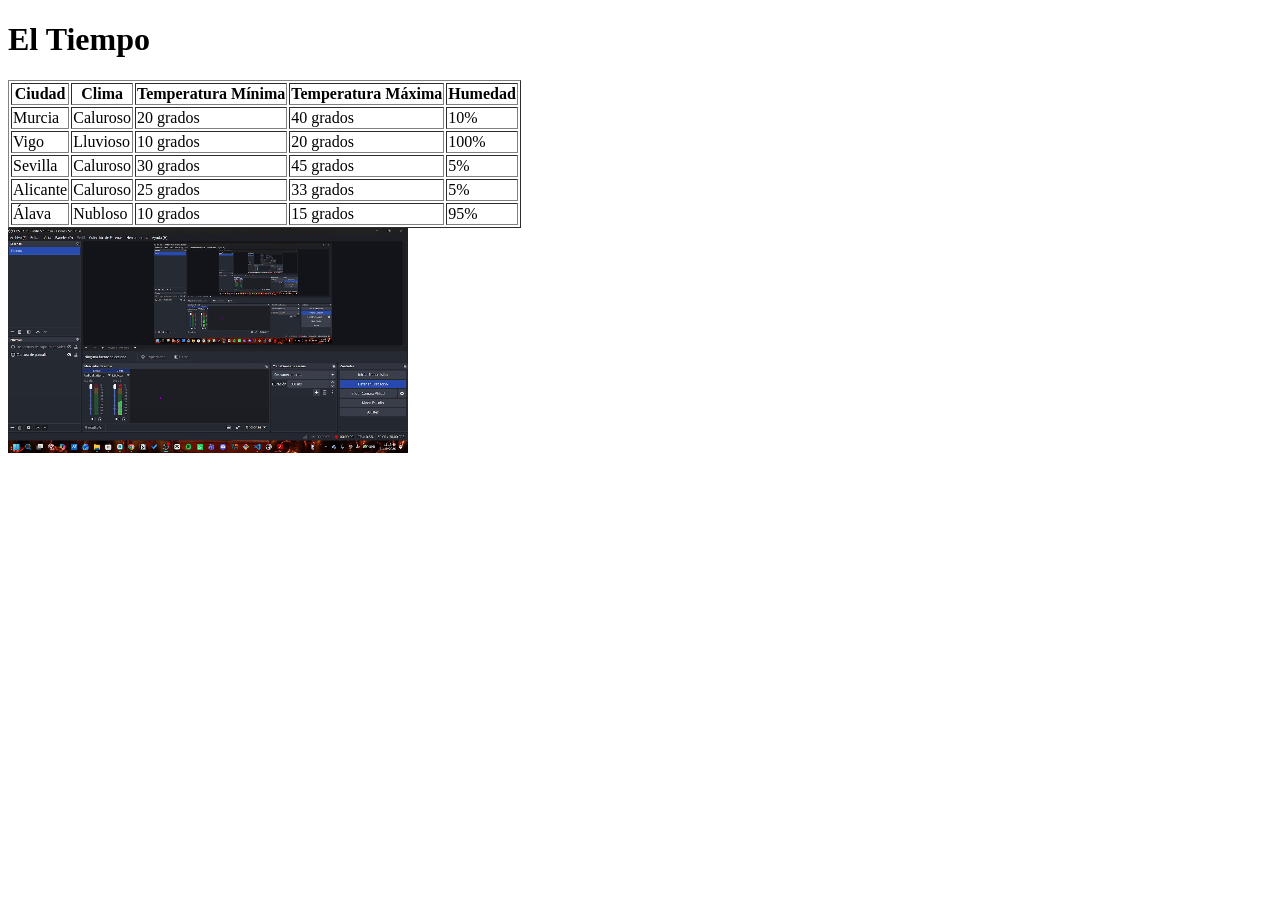
<file: Primer Curso/Lenguaje de Marcas/Unidad 2/UT2_Practica_SOA/tabla.html>
<!DOCTYPE html>
<html lang="en">
<head>
    <meta charset="UTF-8">
    <meta name="viewport" content="width=device-width, initial-scale=1.0">
    <title>Tabla</title>
</head>
<body>
    <h1>El Tiempo</h1>
    <table border="1">
        <thead>
            <tr>
                <th id="ciudad">Ciudad</th>
                <th id="clima">Clima</th>
                <th id="temperaturaMin">Temperatura Mínima</th>
                <th id="temperaturaMax">Temperatura Máxima</th>
                <th id="humedad">Humedad</th>
            </tr>
        </thead>
        <tbody>
            <tr>
                <td id="ciudadNomnre">Murcia</td>
                <td id="clima2">Caluroso</td>
                <td id="tmin">20 grados</td>
                <td id="tmax">40 grados</td>
                <td id="humedad2">10%</td>
            </tr>
            <tr>
                <td id="ciudadNomnre">Vigo</td>
                <td id="clima2">Lluvioso</td>
                <td id="tmin">10 grados</td>
                <td id="tmax">20 grados</td>
                <td id="humedad2">100%</td>
            </tr>
            <tr>
                <td id="ciudadNomnre">Sevilla</td>
                <td id="clima2">Caluroso</td>
                <td id="tmin">30 grados</td>
                <td id="tmax">45 grados</td>
                <td id="humedad2">5%</td>
            </tr>
            <tr>
                <td id="ciudadNomnre">Alicante</td>
                <td id="clima2">Caluroso</td>
                <td id="tmin">25 grados</td>
                <td id="tmax">33 grados</td>
                <td id="humedad2">5%</td>
            </tr>
            <tr>
                <td id="ciudadNomnre">Álava</td>
                <td id="clima2">Nubloso</td>
                <td id="tmin">10 grados</td>
                <td id="tmax">15 grados</td>
                <td id="humedad2">95%</td>
            </tr>
        </tbody>
    </table>
    <div class="video">
        <video autoplay muted controls loop width="400" poster="climaticos.jpg">
            <source src="2026-10-31 11-13-48.mp4" type="video/mp4"/>
            <source src="2026-10-31 11-13-48.ogv" type="video/ogv"/>
            <source src="2026-10-31 11-13-48.webm" type="video/webm"/>
        </video>
    </div>
</body>
</html>
</file>
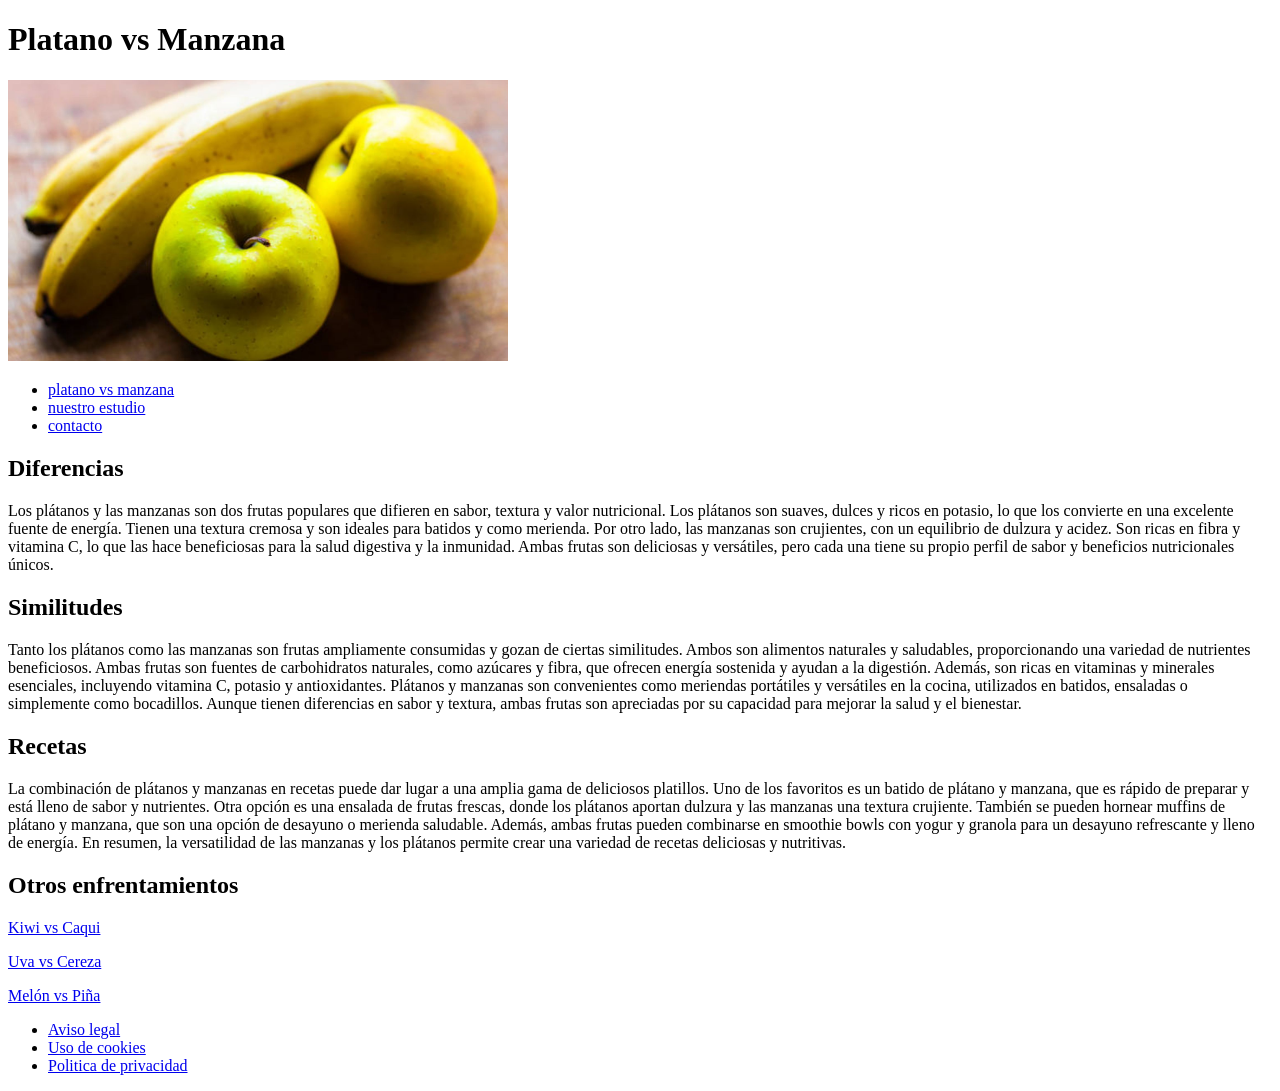
<file: Primer Curso/Lenguaje de Marcas/Unidad 2/ejercicios_repaso/ejercicio (parte 4)/platanovmanazana.html>
<!DOCTYPE html>
<html lang="es">
<head>
    <meta charset="UTF-8">
    <title>Ejemplo</title>
</head>
<body>
        <h1>Platano vs Manzana</h1>
        <img src="./platanovmanzana.jpg" alt="Platano vs manzana" width="500"/>
  
        <ul id="menu">
            <li><a href="#">platano vs manzana</a></li>
            <li><a href="./estudio.html">nuestro estudio</a></li>
            <li><a href="./contacto.html">contacto</a></li>
        </ul>
  
        <h2>Diferencias</h2>
        <p>Los plátanos y las manzanas son dos frutas populares que difieren en sabor, textura y valor nutricional. Los plátanos son suaves, dulces y ricos en potasio, lo que los convierte en una excelente fuente de energía. Tienen una textura cremosa y son ideales para batidos y como merienda. Por otro lado, las manzanas son crujientes, con un equilibrio de dulzura y acidez. Son ricas en fibra y vitamina C, lo que las hace beneficiosas para la salud digestiva y la inmunidad. Ambas frutas son deliciosas y versátiles, pero cada una tiene su propio perfil de sabor y beneficios nutricionales únicos.</p>

        <h2>Similitudes</h2>
        <p>Tanto los plátanos como las manzanas son frutas ampliamente consumidas y gozan de ciertas similitudes. Ambos son alimentos naturales y saludables, proporcionando una variedad de nutrientes beneficiosos. Ambas frutas son fuentes de carbohidratos naturales, como azúcares y fibra, que ofrecen energía sostenida y ayudan a la digestión. Además, son ricas en vitaminas y minerales esenciales, incluyendo vitamina C, potasio y antioxidantes. Plátanos y manzanas son convenientes como meriendas portátiles y versátiles en la cocina, utilizados en batidos, ensaladas o simplemente como bocadillos. Aunque tienen diferencias en sabor y textura, ambas frutas son apreciadas por su capacidad para mejorar la salud y el bienestar.</p>
 
        <h2>Recetas</h2>
        <p>La combinación de plátanos y manzanas en recetas puede dar lugar a una amplia gama de deliciosos platillos. Uno de los favoritos es un batido de plátano y manzana, que es rápido de preparar y está lleno de sabor y nutrientes. Otra opción es una ensalada de frutas frescas, donde los plátanos aportan dulzura y las manzanas una textura crujiente. También se pueden hornear muffins de plátano y manzana, que son una opción de desayuno o merienda saludable. Además, ambas frutas pueden combinarse en smoothie bowls con yogur y granola para un desayuno refrescante y lleno de energía. En resumen, la versatilidad de las manzanas y los plátanos permite crear una variedad de recetas deliciosas y nutritivas.</p>
  
        <h2>Otros enfrentamientos</h2>
        <p><a href="kiwivcaqui.html" target="_blank">Kiwi vs Caqui</a></p>
        <p><a href="uvavcereza.html" target="_blank">Uva vs Cereza</a></p>
        <p><a href="melonvpinya.html" target="_blank">Melón vs Piña</a></p>

        <ul>
            <li><a href="./legal.html">Aviso legal</a></li>
            <li><a href="./cookies.html">Uso de cookies</a></li>
            <li><a href="./privacidad.html">Politica de privacidad</a></li>
        </ul>
</body>
</html>
</file>
<file: Primer Curso/proyecto_aitana/css/style.css>
/* --- PALETA DE COLORES Y FUENTES --- */
:root {
    --fondo-principal: #faf6f9; /* Un blanco con un toque super sutil de rosa */
    --texto-oscuro: #4a4054; /* Gris oscuro con tono lila para que no sea negro puro */
    --color-lila: #a48bc4; /* Lila principal para títulos y logos */
    --color-rosa: #e5a9b4; /* Rosa empolvado para botones y detalles */
    --fondo-seccion: #ffffff; /* Blanco puro para las "tarjetas" de contenido */
}

body {
    font-family: 'Poppins', sans-serif;
    background-color: var(--fondo-principal);
    color: var(--texto-oscuro);
    margin: 0;
    padding: 0;
    line-height: 1.6;
}

/* --- CABECERA Y MENÚ --- */
header {
    background-color: rgba(255, 255, 255, 0.9);
    backdrop-filter: blur(8px);
    display: flex;
    justify-content: space-between;
    align-items: center;
    padding: 15px 50px;
    position: sticky;
    top: 0;
    box-shadow: 0 2px 10px rgba(164, 139, 196, 0.1);
    z-index: 1000;
}

.logo {
    font-size: 1.5rem;
    font-weight: 600;
    color: var(--texto-oscuro);
}

.logo span {
    color: var(--color-lila);
}

.logo a {
    text-decoration: none; 
    color: inherit; 
}

nav ul {
    list-style: none;
    display: flex;
    gap: 30px;
    margin: 0;
    padding: 0;
}

nav a {
    text-decoration: none;
    color: var(--texto-oscuro);
    font-weight: 400;
    transition: color 0.3s;
}

nav a:hover {
    color: var(--color-rosa);
}

/* --- ESTRUCTURA PRINCIPAL --- */
main {
    max-width: 1000px; /* Centra el contenido en pantallas grandes */
    margin: 40px auto;
    padding: 0 20px;
    display: flex;
    flex-direction: column;
    gap: 50px; /* Espacio entre las distintas secciones */
}

/* --- DISEÑO DE LAS SECCIONES CON IMAGEN --- */
.seccion-dividida {
    display: flex;
    align-items: center;
    gap: 40px;
    background-color: var(--fondo-seccion);
    padding: 40px;
    border-radius: 20px;
    box-shadow: 0 10px 30px rgba(164, 139, 196, 0.08); /* Sombra suave lila */
}

/* Invierte el orden para que la foto quede a la izquierda en el proyecto */
.seccion-dividida.inverso {
    flex-direction: row-reverse;
}

.bloque-texto {
    flex: 1; /* Ocupa la mitad del espacio */
}

.bloque-texto h2 {
    color: var(--color-lila);
    font-size: 1.8rem;
    margin-top: 0;
}

.bloque-imagen {
    flex: 1;
    display: flex;
    justify-content: center;
}

/* Estilo para que las fotos queden redonditas y bonitas */
.bloque-imagen img {
    max-width: 100%;
    border-radius: 15px; /* Bordes redondeados */
    box-shadow: 0 8px 20px rgba(229, 169, 180, 0.3); /* Sombra rosada bajo la foto */
    object-fit: cover;
}

/* --- BOTÓN DE ENLACE --- */
.btn-enlace {
    display: inline-block;
    margin-top: 20px;
    padding: 12px 25px;
    background-color: var(--color-rosa);
    color: white;
    text-decoration: none;
    border-radius: 30px; /* Botón tipo pastilla */
    font-weight: 600;
    transition: background-color 0.3s, transform 0.2s;
}

.btn-enlace:hover {
    background-color: var(--color-lila);
    transform: translateY(-2px); /* Efecto de que el botón se levanta un poquito al pasar el ratón */
}

/* --- FOOTER / CONTACTO --- */
footer {
    background-color: var(--fondo-seccion);
    padding: 40px 20px 20px;
    margin-top: 80px;
    border-top: 3px solid var(--color-rosa); /* La línea rosita que separa */
    text-align: center;
}

.footer-contenido {
    display: flex;
    justify-content: space-between;
    align-items: center;
    max-width: 1000px;
    margin: 0 auto;
    padding-bottom: 20px;
    border-bottom: 1px solid rgba(164, 139, 196, 0.2); /* Línea lila muy sutil */
}

.footer-logo {
    font-size: 1.5rem;
    font-weight: 600;
    color: var(--texto-oscuro);
}

.footer-logo span {
    color: var(--color-lila);
}

.footer-links {
    display: flex;
    gap: 25px;
}

.footer-links a {
    text-decoration: none;
    color: var(--texto-oscuro);
    font-weight: 600;
    transition: color 0.3s, transform 0.2s;
}

.footer-links a:hover {
    color: var(--color-rosa);
    transform: translateY(-2px); /* Pequeño saltito al pasar el ratón */
    display: inline-block;
}

.footer-copyright {
    margin-top: 20px;
    font-size: 0.9rem;
    color: var(--color-lila);
    font-weight: 400;
}

/* --- PÁGINA DEL PROYECTO --- */

.proyecto-hero {
    text-align: center;
    padding: 60px 0 40px;
}

.proyecto-hero h1 {
    font-size: 2.5rem;
    color: var(--color-lila);
    margin-bottom: 10px;
}

.subtitulo {
    font-size: 1.2rem;
    color: var(--texto-oscuro);
    opacity: 0.8;
}

.proyecto-bloque {
    background-color: var(--fondo-seccion);
    padding: 40px;
    border-radius: 20px;
    box-shadow: 0 10px 30px rgba(164, 139, 196, 0.05);
    margin-bottom: 30px;
}

.bg-suave {
    background-color: var(--fondo-principal);
    border: 1px solid rgba(164, 139, 196, 0.2);
}

.titulo-seccion {
    color: var(--color-lila);
    margin-top: 0;
    margin-bottom: 20px;
    font-size: 1.6rem;
}

/* Tarjetas de Rol */
.tarjetas-container {
    display: flex;
    gap: 30px;
    margin-top: 30px;
}

.tarjeta-rol {
    flex: 1;
    background-color: #fff;
    padding: 25px;
    border-radius: 15px;
    border-left: 4px solid var(--color-rosa);
    box-shadow: 0 5px 15px rgba(229, 169, 180, 0.1);
}

.tarjeta-rol h3 {
    color: var(--color-rosa);
    margin-top: 0;
}

/* Lista de Stack */
.lista-stack {
    list-style: none;
    padding: 0;
}

.lista-stack li {
    margin-bottom: 12px;
    padding-left: 20px;
    position: relative;
}

.lista-stack li::before {
    content: "•";
    color: var(--color-rosa);
    position: absolute;
    left: 0;
    font-weight: bold;
}

.lista-stack li span {
    font-weight: 600;
    color: var(--color-lila);
}

/* Grid de Base de Datos */
.bd-grid {
    display: flex;
    flex-wrap: wrap;
    gap: 15px;
    margin-top: 20px;
}

.bd-item {
    background-color: var(--fondo-principal);
    padding: 15px 20px;
    border-radius: 8px;
    font-size: 0.95rem;
}

/* Roadmap / Fases */
.fases-roadmap {
    display: flex;
    flex-direction: column;
    gap: 20px;
    margin-top: 20px;
}

.fase {
    background-color: #fff;
    padding: 20px;
    border-radius: 10px;
    border-left: 4px solid var(--color-lila);
}

.fase h4 {
    margin: 0 0 10px 0;
    color: var(--texto-oscuro);
}

.fase.destacado {
    border-left: 4px solid var(--color-rosa);
    background-color: rgba(229, 169, 180, 0.05);
}
</file>
